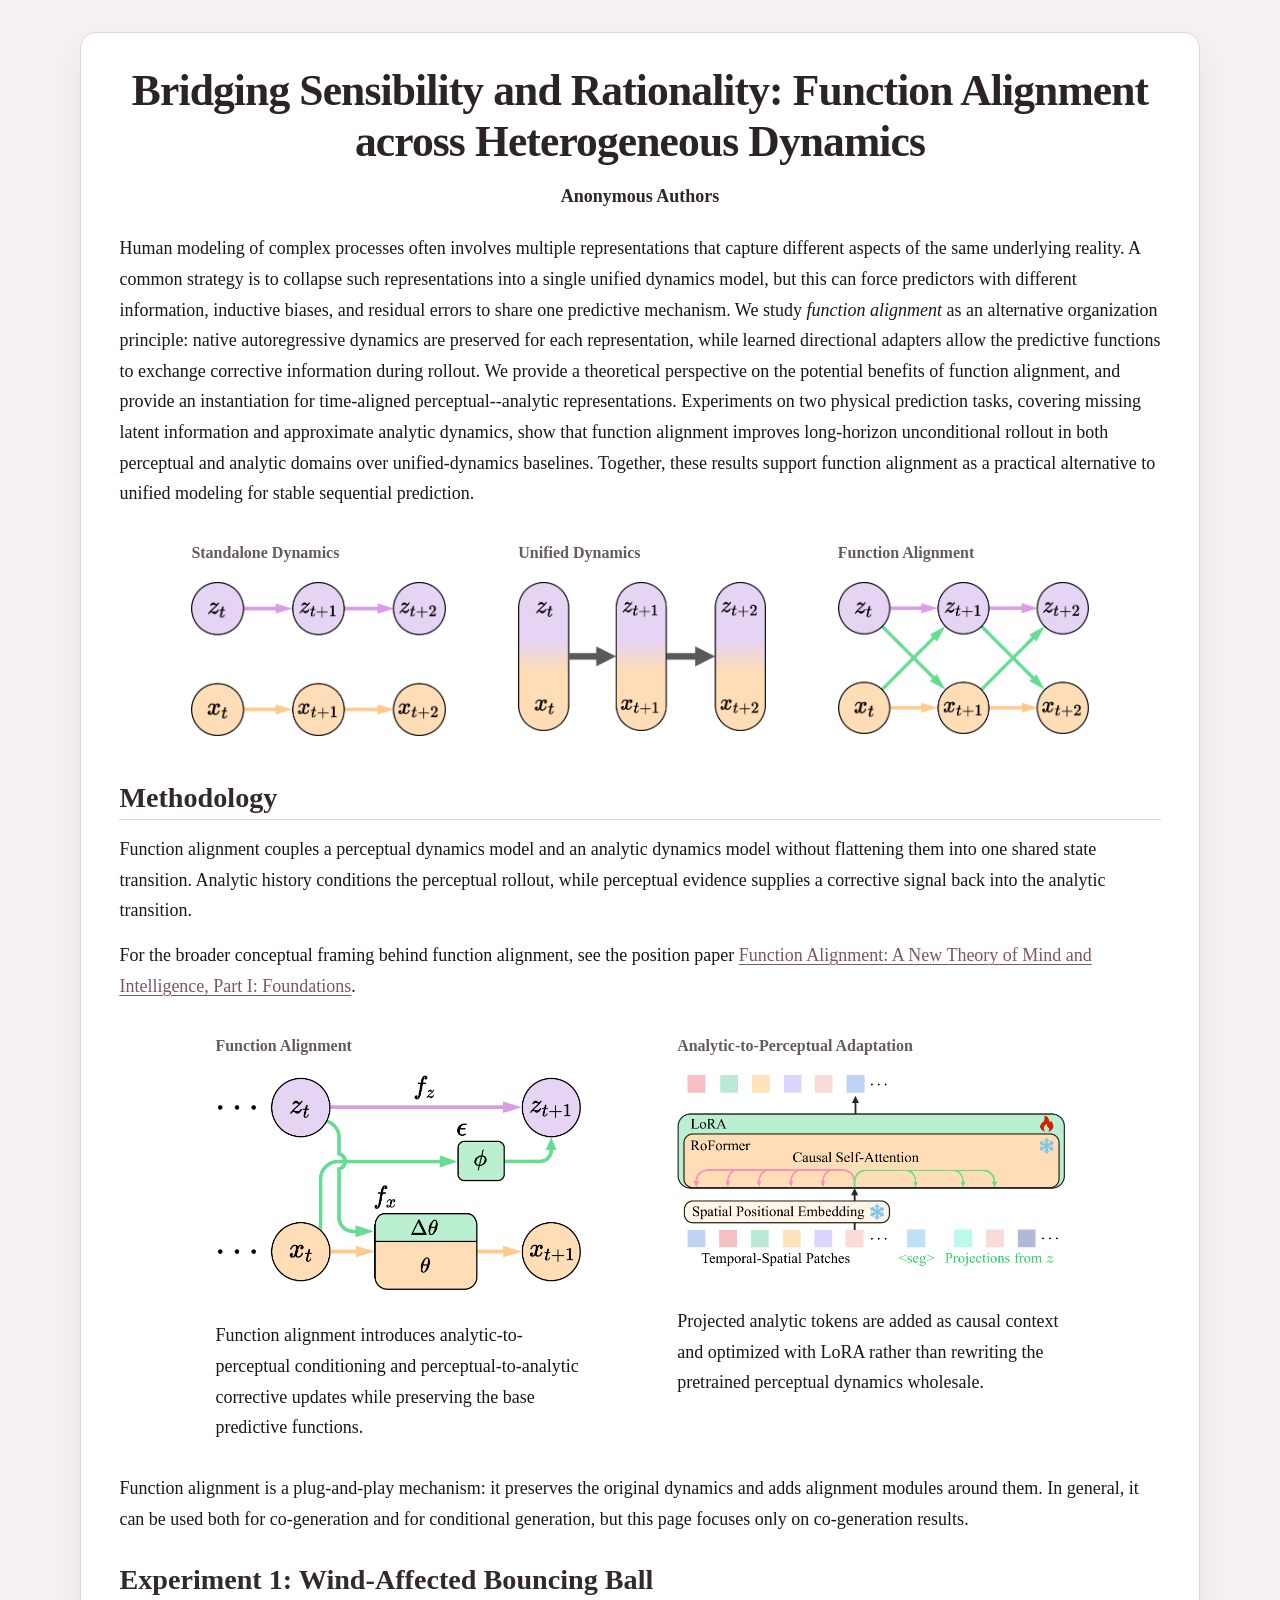
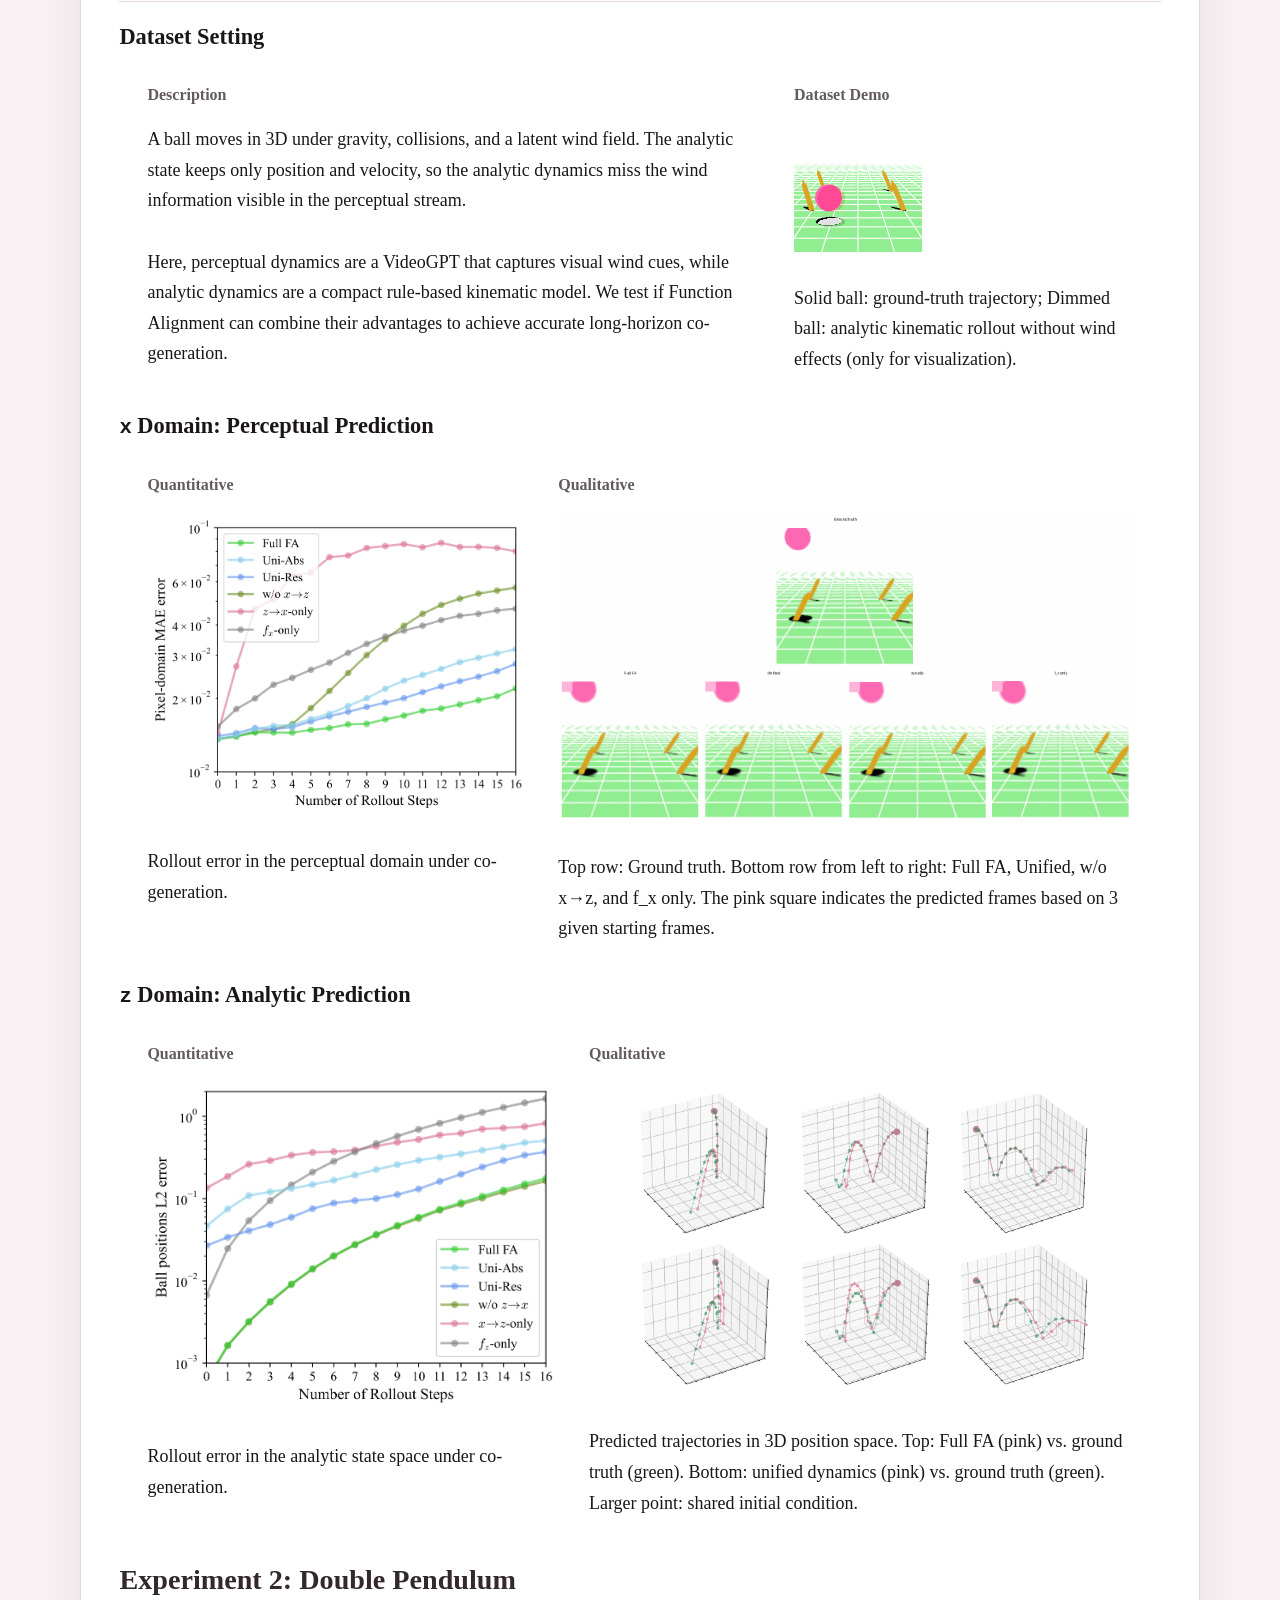
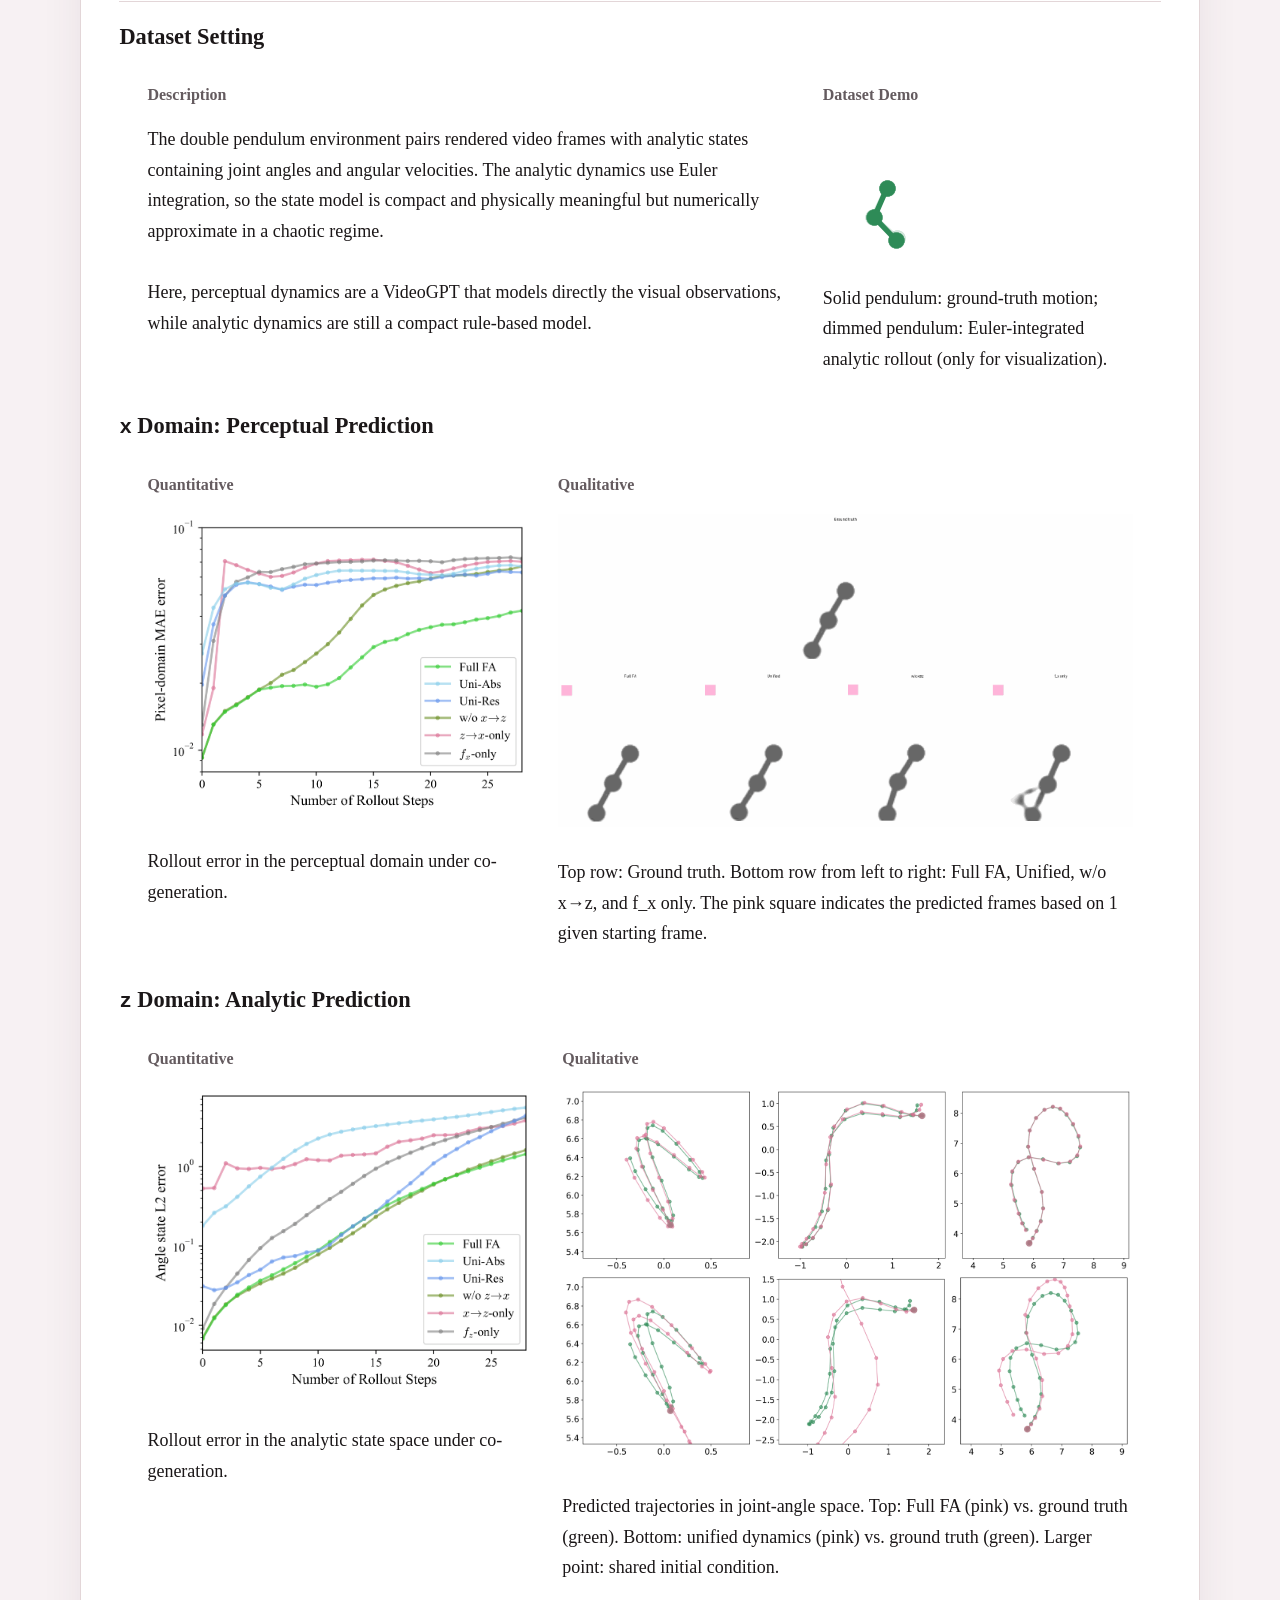
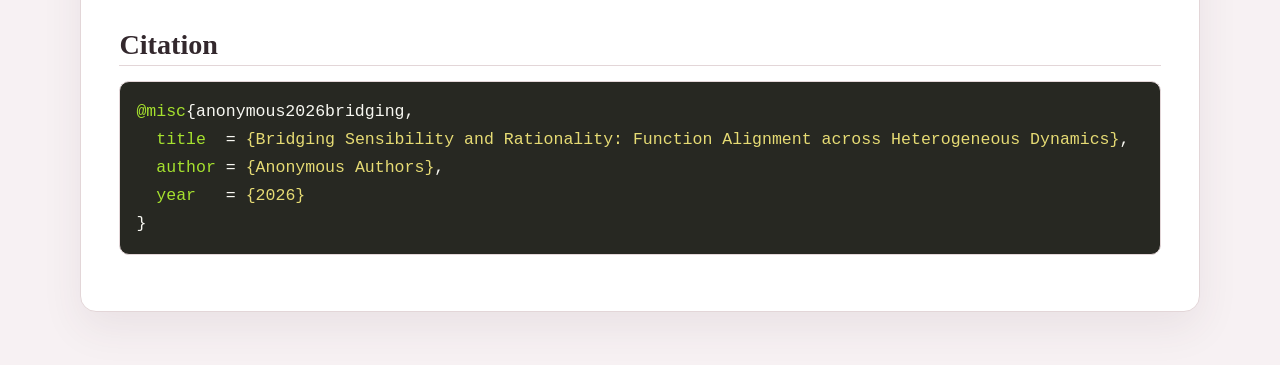
<file: index.html>
<!DOCTYPE html>
<html lang="en">
  <head>
	<meta name="generator" content="Hugo 0.131.0">
    <meta charset="utf-8">
    <meta name="viewport" content="width=device-width, initial-scale=1">
    <title>Bridging Sensibility and Rationality: Function Alignment across Heterogeneous Dynamics</title>
    <meta name="description" content="Anonymous project page.">
    <link rel="stylesheet" href="css/main.css?v=1777293955">
  </head>
  <body>
    
<main class="markdown-page">
  <article class="markdown-body">
    <h1 id="bridging-perceptual-and-analytic-dynamics-via-function-alignment">Bridging Sensibility and Rationality: Function Alignment across Heterogeneous Dynamics</h1>
<div class="title-block">
  <p><strong>Anonymous Authors</strong></p>
</div>
<p>Human modeling of complex processes often involves multiple representations that capture different aspects of the same underlying reality. A common strategy is to collapse such representations into a single unified dynamics model, but this can force predictors with different information, inductive biases, and residual errors to share one predictive mechanism. We study <em>function alignment</em> as an alternative organization principle: native autoregressive dynamics are preserved for each representation, while learned directional adapters allow the predictive functions to exchange corrective information during rollout. We provide a theoretical perspective on the potential benefits of function alignment, and provide an instantiation for time-aligned perceptual--analytic representations. Experiments on two physical prediction tasks, covering missing latent information and approximate analytic dynamics, show that function alignment improves long-horizon unconditional rollout in both perceptual and analytic domains over unified-dynamics baselines. Together, these results support function alignment as a practical alternative to unified modeling for stable sequential prediction.</p>
<div class="figure-table teaser-table-wrap">
<table>
<thead>
<tr>
<th>Standalone Dynamics</th>
<th>Unified Dynamics</th>
<th>Function Alignment</th>
</tr>
</thead>
<tbody>
<tr>
<td><img src="figs/teaser_1.png" alt=""></td>
<td><img src="figs/teaser_2.png" alt=""></td>
<td><img src="figs/teaser_3.png" alt=""></td>
</tr>
</tbody>
</table>
</div>
<h2 id="methodology">Methodology</h2>
<p>Function alignment couples a perceptual dynamics model and an analytic dynamics model without flattening them into one shared state transition. Analytic history conditions the perceptual rollout, while perceptual evidence supplies a corrective signal back into the analytic transition.</p>
<p>For the broader conceptual framing behind function alignment, see the position paper <a href="https://arxiv.org/abs/2503.21106">Function Alignment: A New Theory of Mind and Intelligence, Part I: Foundations</a>.</p>
<div class="figure-table method-table-wrap">
<table>
<thead>
<tr>
<th>Function Alignment</th>
<th>Analytic-to-Perceptual Adaptation</th>
</tr>
</thead>
<tbody>
<tr>
<td><img src="figs/fa.png" alt=""><br>Function alignment introduces analytic-to-perceptual conditioning and perceptual-to-analytic corrective updates while preserving the base predictive functions.</td>
<td><img src="figs/transformer.png" alt=""><br>Projected analytic tokens are added as causal context and optimized with LoRA rather than rewriting the pretrained perceptual dynamics wholesale.</td>
</tr>
</tbody>
</table>
</div>
<p>Function alignment is a plug-and-play mechanism: it preserves the original dynamics and adds alignment modules around them. In general, it can be used both for co-generation and for conditional generation, but this page focuses only on co-generation results.</p>
<h2 id="experiment-1-wind-affected-bouncing-ball">Experiment 1: Wind-Affected Bouncing Ball</h2>
<h3 id="dataset-setting">Dataset Setting</h3>
<table>
<thead>
<tr>
<th>Description</th>
<th>Dataset Demo</th>
</tr>
</thead>
<tbody>
<tr>
<td>A ball moves in 3D under gravity, collisions, and a latent wind field. The analytic state keeps only position and velocity, so the analytic dynamics miss the wind information visible in the perceptual stream.<br><br>Here, perceptual dynamics are a VideoGPT that captures visual wind cues, while analytic dynamics are a compact rule-based kinematic model. We test if Function Alignment can combine their advantages to achieve accurate long-horizon co-generation.</td>
<td><img src="gifs/wbb_data.gif" alt=""><br>Solid ball: ground-truth trajectory; Dimmed ball: analytic kinematic rollout without wind effects (only for visualization).</td>
</tr>
</tbody>
</table>
<h3 id="x-domain-perceptual-prediction"><code>x</code> Domain: Perceptual Prediction</h3>
<table>
<thead>
<tr>
<th>Quantitative</th>
<th>Qualitative</th>
</tr>
</thead>
<tbody>
<tr>
<td><img src="figs/z4x_plot_bifasa_mae_uncd_0129.png" alt=""><br>Rollout error in the perceptual domain under co-generation.</td>
<td><img src="gifs/wbb_comparison_sync.gif" alt=""><br>Top row: Ground truth. Bottom row from left to right: Full FA, Unified, w/o x→z, and f_x only. The pink square indicates the predicted frames based on 3 given starting frames.</td>
</tr>
</tbody>
</table>
<h3 id="z-domain-analytic-prediction"><code>z</code> Domain: Analytic Prediction</h3>
<table>
<thead>
<tr>
<th>Quantitative</th>
<th>Qualitative</th>
</tr>
</thead>
<tbody>
<tr>
<td><img src="figs/x4z_plot_bifasa_uncd_0129.png" alt=""><br>Rollout error in the analytic state space under co-generation.</td>
<td><img src="figs/wbb_q.png" alt="WBB qualitative analytic trajectories." style="max-width: 480px; width: 100%; margin: 0 auto;"><br>Predicted trajectories in 3D position space. Top: Full FA (pink) vs. ground truth (green). Bottom: unified dynamics (pink) vs. ground truth (green). Larger point: shared initial condition.</td>
</tr>
</tbody>
</table>
<h2 id="experiment-2-double-pendulum">Experiment 2: Double Pendulum</h2>
<h3 id="dataset-setting-1">Dataset Setting</h3>
<table>
<thead>
<tr>
<th>Description</th>
<th>Dataset Demo</th>
</tr>
</thead>
<tbody>
<tr>
<td>The double pendulum environment pairs rendered video frames with analytic states containing joint angles and angular velocities. The analytic dynamics use Euler integration, so the state model is compact and physically meaningful but numerically approximate in a chaotic regime.<br><br>Here, perceptual dynamics are a VideoGPT that models directly the visual observations, while analytic dynamics are still a compact rule-based model.</td>
<td><img src="gifs/db_data.gif" alt=""><br>Solid pendulum: ground-truth motion; dimmed pendulum: Euler-integrated analytic rollout (only for visualization).</td>
</tr>
</tbody>
</table>
<h3 id="x-domain-perceptual-prediction-1"><code>x</code> Domain: Perceptual Prediction</h3>
<table>
<thead>
<tr>
<th>Quantitative</th>
<th>Qualitative</th>
</tr>
</thead>
<tbody>
<tr>
<td><img src="figs/dp_z4x_plot_bifasa_mae_uncd_0129.png" alt=""><br>Rollout error in the perceptual domain under co-generation.</td>
<td><img src="gifs/db_comparison_sync.gif" alt=""><br>Top row: Ground truth. Bottom row from left to right: Full FA, Unified, w/o x→z, and f_x only. The pink square indicates the predicted frames based on 1 given starting frame.</td>
</tr>
</tbody>
</table>
<h3 id="z-domain-analytic-prediction-1"><code>z</code> Domain: Analytic Prediction</h3>
<table>
<thead>
<tr>
<th>Quantitative</th>
<th>Qualitative</th>
</tr>
</thead>
<tbody>
<tr>
<td><img src="figs/dp_x4z_plot_uncd_0129.png" alt=""><br>Rollout error in the analytic state space under co-generation.</td>
<td><img src="figs/dp_q.png" alt=""><br>Predicted trajectories in joint-angle space. Top: Full FA (pink) vs. ground truth (green). Bottom: unified dynamics (pink) vs. ground truth (green). Larger point: shared initial condition.</td>
</tr>
</tbody>
</table>
<h2 id="citation">Citation</h2>
<div class="highlight"><pre tabindex="0" style="color:#f8f8f2;background-color:#272822;-moz-tab-size:4;-o-tab-size:4;tab-size:4;"><code class="language-bibtex" data-lang="bibtex"><span style="display:flex;"><span><span style="color:#a6e22e">@misc</span>{anonymous2026bridging,
</span></span><span style="display:flex;"><span>  <span style="color:#a6e22e">title</span>  = <span style="color:#e6db74">{Bridging Sensibility and Rationality: Function Alignment across Heterogeneous Dynamics}</span>,
</span></span><span style="display:flex;"><span>  <span style="color:#a6e22e">author</span> = <span style="color:#e6db74">{Anonymous Authors}</span>,
</span></span><span style="display:flex;"><span>  <span style="color:#a6e22e">year</span>   = <span style="color:#e6db74">{2026}</span>
</span></span><span style="display:flex;"><span>}
</span></span></code></pre></div>
  </article>
</main>

  </body>
</html>
</file>
<file: css/main.css>
:root {
  --text: #1b1718;
  --muted: #645b5f;
  --line: #e3d6d8;
  --bg: #f7f1f3;
  --panel: #ffffff;
  --accent: #7a5666;
}

* {
  box-sizing: border-box;
}

html {
  scroll-behavior: smooth;
}

body {
  margin: 0;
  background: var(--bg);
  color: var(--text);
  font: 18px/1.7 Georgia, "Times New Roman", serif;
}

a {
  color: var(--accent);
  text-decoration-thickness: 0.08em;
  text-underline-offset: 0.14em;
}

.markdown-page {
  width: min(1120px, calc(100vw - 2rem));
  margin: 0 auto;
  padding: 2rem 0 3.5rem;
}

.markdown-body {
  max-width: 100%;
  background: var(--panel);
  border: 1px solid var(--line);
  border-radius: 16px;
  box-shadow: 0 16px 42px rgba(74, 49, 60, 0.08);
  padding: 2rem 2.4rem 2.6rem;
}

.markdown-body h1,
.markdown-body h2,
.markdown-body h3 {
  line-height: 1.18;
  font-weight: 700;
  margin: 1.4rem 0 0.7rem;
}

.markdown-body h1 {
  margin-top: 0;
  font-size: clamp(2.1rem, 3.4vw, 3rem);
  text-align: center;
  letter-spacing: -0.02em;
  color: #2b2326;
}

.markdown-body h2 {
  font-size: clamp(1.45rem, 2.2vw, 1.9rem);
  border-bottom: 1px solid var(--line);
  padding-bottom: 0.28rem;
  margin-top: 1.8rem;
  color: #33282d;
}

.markdown-body h3 {
  font-size: clamp(1.15rem, 1.8vw, 1.4rem);
}

.markdown-body p,
.markdown-body ul,
.markdown-body ol,
.markdown-body table,
.markdown-body pre {
  margin: 0.9rem 0;
}

.markdown-body table {
  width: 100%;
  border-collapse: separate;
  border-spacing: 1.75rem 1rem;
}

.figure-table {
  width: 100%;
}

.figure-table table {
  width: 100%;
}

.teaser-table-wrap table {
  border-spacing: 4.5rem 1rem;
}

.teaser-table-wrap img {
  max-width: 175px;
  margin-left: auto;
  margin-right: auto;
}

.method-table-wrap table {
  border-spacing: 6rem 1rem;
}

.method-table-wrap img {
  max-width: 205px;
  margin-left: auto;
  margin-right: auto;
}

.markdown-body th,
.markdown-body td {
  vertical-align: top;
  text-align: left;
  padding: 0;
}

.markdown-body th {
  font-size: 1rem;
  font-weight: 700;
  color: var(--muted);
}

.markdown-body img {
  display: block;
  max-width: 100%;
  height: auto;
}

.title-block {
  text-align: center;
  margin: 0.85rem 0 1.35rem;
}

.title-block p {
  margin: 0.45rem 0;
}

.title-block p:first-child {
  color: var(--text);
}

.title-block p:last-child a {
  display: inline-block;
  padding: 0.18rem 0.6rem;
  border: 1px solid var(--line);
  border-radius: 999px;
  background: #fcf8f9;
  text-decoration: none;
}

.markdown-body object {
  display: block;
  width: 100%;
  min-height: 320px;
}

.markdown-body code {
  font-size: 0.92em;
}

.markdown-body pre {
  padding: 1rem;
  background: #faf6f7;
  border: 1px solid var(--line);
  overflow-x: auto;
  border-radius: 10px;
}

.markdown-body blockquote {
  margin: 1rem 0;
  padding-left: 1rem;
  border-left: 3px solid var(--line);
  color: var(--muted);
}

.markdown-body hr {
  border: 0;
  border-top: 1px solid var(--line);
  margin: 1.5rem 0;
}

.markdown-body .footnotes {
  color: var(--muted);
  font-size: 0.95rem;
}

.markdown-body strong {
  color: #2f252a;
}

@media (max-width: 900px) {
  .markdown-body {
    padding: 1.4rem 1.1rem 1.8rem;
    border-radius: 12px;
  }

  .markdown-body table,
  .markdown-body thead,
  .markdown-body tbody,
  .markdown-body tr,
  .markdown-body th,
  .markdown-body td {
    display: block;
    width: 100%;
  }

  .markdown-body tr {
    margin-bottom: 1rem;
  }

  .markdown-body object {
    min-height: 220px;
  }
}
</file>
